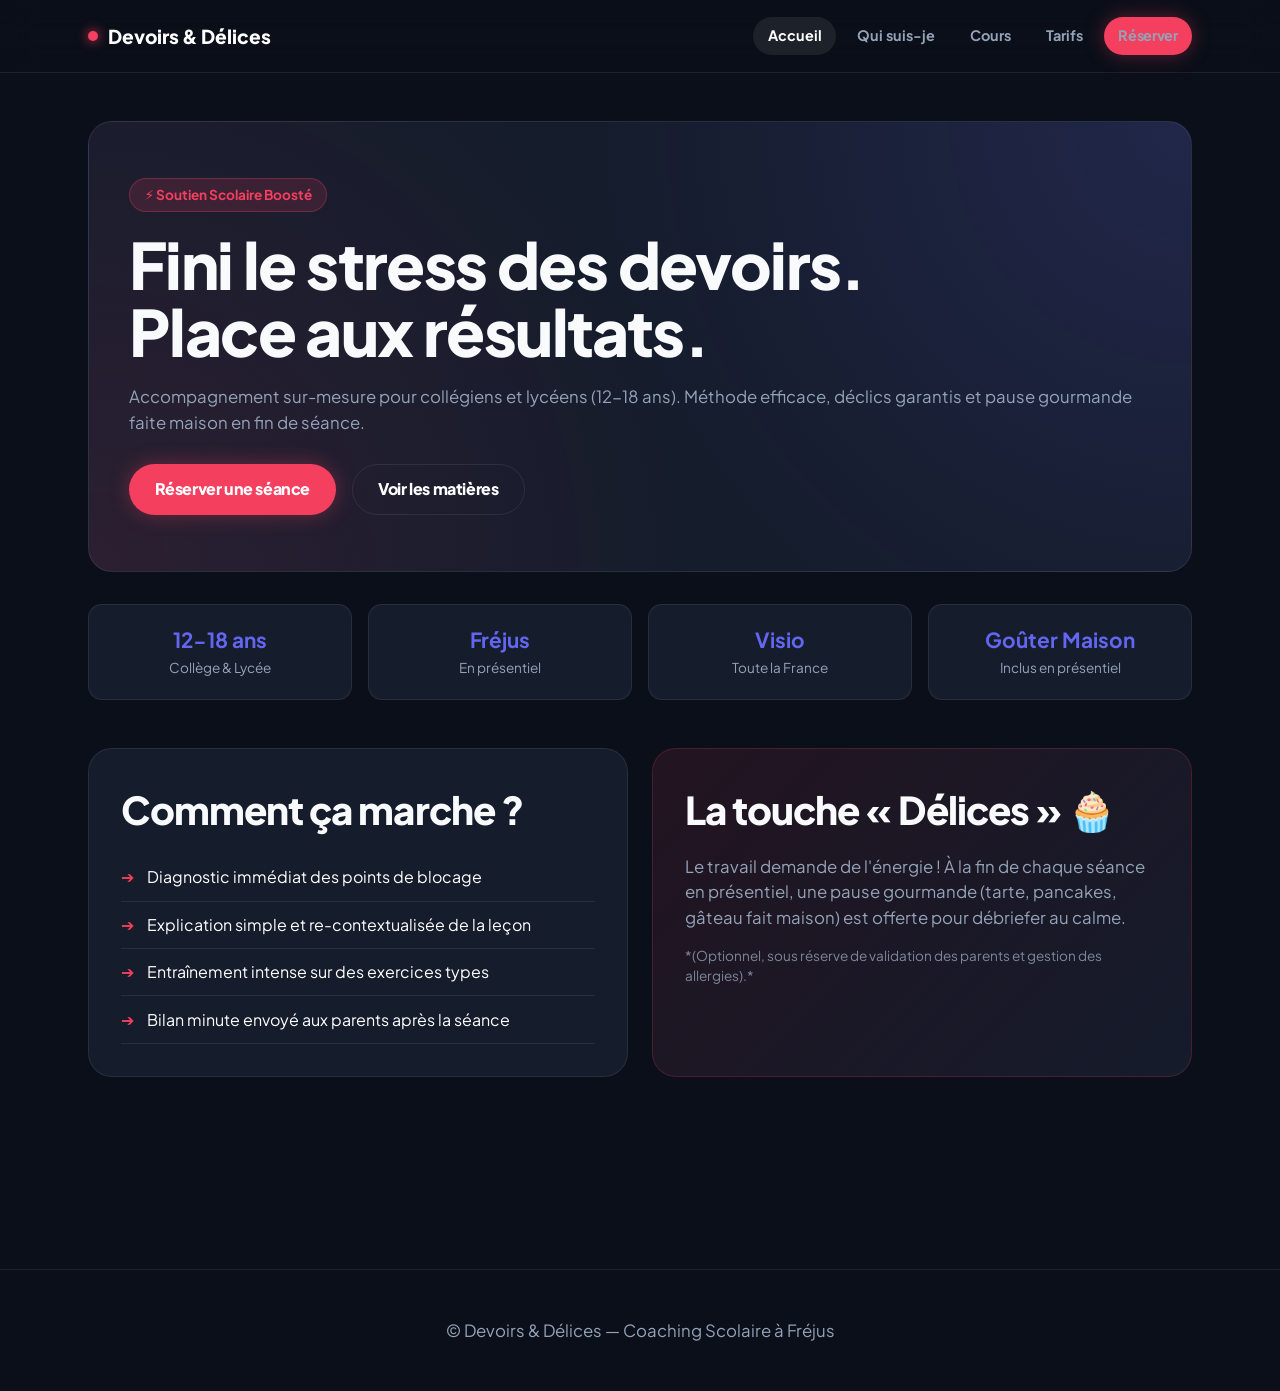
<file: index.html>
<!DOCTYPE html>
<html lang="fr">
<head>
<meta charset="utf-8">
<meta name="viewport" content="width=device-width, initial-scale=1">
<title>Devoirs &amp; Délices — Coaching scolaire &amp; Gourmandise à Fréjus</title>
<meta name="description" content="Soutien scolaire dynamique pour les 12-18 ans à Fréjus ou en visio. Résultats, méthode et pause gourmande.">
<link rel="preconnect" href="https://fonts.googleapis.com">
<link rel="preconnect" href="https://fonts.gstatic.com" crossorigin>
<link href="https://fonts.googleapis.com/css2?family=Plus+Jakarta+Sans:wght@500;700;800&display=swap" rel="stylesheet">
<style>
:root {
  --bg-main: #0B0F19;
  --bg-card: #151C2C;
  --bg-card-hover: #1E293B;
  --primary: #6366F1;
  --primary-glow: rgba(99, 102, 241, 0.35);
  --accent: #F43F5E;
  --accent-glow: rgba(244, 63, 94, 0.35);
  --text-main: #F8FAFC;
  --text-muted: #94A3B8;
  --border: rgba(255, 255, 255, 0.08);
  --border-active: rgba(99, 102, 241, 0.5);
  --radius-lg: 24px;
  --radius-md: 14px;
}

* { box-sizing: border-box; margin: 0; padding: 0; }
html { scroll-behavior: smooth; }
body {
  background-color: var(--bg-main);
  color: var(--text-main);
  font-family: 'Plus Jakarta Sans', system-ui, sans-serif;
  line-height: 1.5;
  -webkit-font-smoothing: antialiased;
}

h1, h2, h3, .btn { font-weight: 800; letter-spacing: -0.025em; }

h1 { font-size: clamp(2.3rem, 6vw, 4rem); line-height: 1.05; margin-bottom: 1.2rem; }
h2 { font-size: clamp(1.6rem, 4vw, 2.4rem); margin-bottom: 1rem; }
h3 { font-size: 1.2rem; }
p { color: var(--text-muted); font-size: 1.05rem; }

.container { max-width: 72rem; margin: 0 auto; padding: 0 1.5rem; }

/* Navigation */
.header {
  position: sticky; top: 0; z-index: 100;
  background: rgba(11, 15, 25, 0.8);
  backdrop-filter: blur(16px);
  border-bottom: 1px solid var(--border);
}
.header .container {
  display: flex; align-items: center; justify-content: space-between;
  height: 72px;
}
.brand {
  text-decoration: none; color: #fff; font-size: 1.2rem; font-weight: 800;
  display: flex; align-items: center; gap: 0.6rem;
}
.brand-dot { width: 10px; height: 10px; background: var(--accent); border-radius: 50%; box-shadow: 0 0 12px var(--accent); }

.nav { display: flex; gap: 0.4rem; align-items: center; }
.nav a {
  text-decoration: none; color: var(--text-muted); font-weight: 700; font-size: 0.9rem;
  padding: 0.5rem 0.9rem; border-radius: 999px; transition: all 0.2s ease;
}
.nav a:hover, .nav a[aria-current="page"] { color: #fff; background: rgba(255, 255, 255, 0.08); }

/* Boutons d'action */
.btn {
  display: inline-flex; align-items: center; justify-content: center;
  background: var(--primary); color: #fff; text-decoration: none;
  padding: 0.8rem 1.6rem; border-radius: 999px; transition: all 0.25s ease;
  box-shadow: 0 0 20px var(--primary-glow); border: none; cursor: pointer;
}
.btn:hover { transform: translateY(-2px) scale(1.02); box-shadow: 0 0 30px var(--primary-glow); }
.btn-accent { background: var(--accent); box-shadow: 0 0 20px var(--accent-glow); }
.btn-accent:hover { box-shadow: 0 0 30px var(--accent-glow); }
.btn-ghost { background: transparent; border: 1px solid var(--border); color: #fff; box-shadow: none; }
.btn-ghost:hover { background: rgba(255,255,255,0.05); border-color: rgba(255,255,255,0.2); }

/* Switcher de Page */
.page { display: none; padding: 3rem 0 5rem; animation: popIn 0.25s cubic-bezier(0.16, 1, 0.3, 1); }
.page.active { display: block; }
@keyframes popIn { from { opacity: 0; transform: scale(0.98) translateY(10px); } to { opacity: 1; transform: scale(1) translateY(0); } }

/* Hero Section */
.hero {
  background: radial-gradient(circle at top right, rgba(99, 102, 241, 0.15), transparent 50%),
              radial-gradient(circle at bottom left, rgba(244, 63, 94, 0.1), transparent 50%),
              var(--bg-card);
  border: 1px solid var(--border); border-radius: var(--radius-lg);
  padding: 3.5rem 2.5rem; margin-bottom: 2rem; position: relative; overflow: hidden;
}
.badge-tag {
  display: inline-flex; align-items: center; gap: 0.5rem;
  background: rgba(244, 63, 94, 0.15); color: var(--accent);
  border: 1px solid rgba(244, 63, 94, 0.3); font-size: 0.85rem; font-weight: 700;
  padding: 0.35rem 0.9rem; border-radius: 999px; margin-bottom: 1.2rem;
}

/* Grilles & Cartes */
.grid-reperes { display: grid; grid-template-columns: repeat(auto-fit, minmax(180px, 1fr)); gap: 1rem; margin-bottom: 3rem; }
.card-repere { background: var(--bg-card); border: 1px solid var(--border); padding: 1.2rem; border-radius: var(--radius-md); text-align: center; }
.card-repere strong { display: block; font-size: 1.3rem; color: var(--primary); }
.card-repere span { font-size: 0.85rem; color: var(--text-muted); }

.grid-2 { display: grid; grid-template-columns: repeat(auto-fit, minmax(320px, 1fr)); gap: 1.5rem; margin-bottom: 3rem; }
.card {
  background: var(--bg-card); border: 1px solid var(--border);
  border-radius: var(--radius-lg); padding: 2rem; transition: all 0.25s ease;
}
.card:hover { border-color: var(--border-active); transform: translateY(-4px); }

.card-accent { background: linear-gradient(135deg, rgba(244,63,94,0.1) 0%, var(--bg-card) 100%); border-color: rgba(244,63,94,0.2); }

/* Listes custom */
.vif-list { list-style: none; }
.vif-list li { padding: 0.7rem 0; border-bottom: 1px solid var(--border); display: flex; gap: 0.8rem; align-items: center; color: #fff; }
.vif-list li::before { content: "➔"; color: var(--accent); font-weight: 800; }

/* Tags Matières */
.tags { display: flex; flex-wrap: wrap; gap: 0.5rem; margin-top: 1rem; }
.tag { background: rgba(255,255,255,0.05); border: 1px solid var(--border); color: #fff; padding: 0.4rem 0.9rem; border-radius: 999px; font-weight: 700; font-size: 0.85rem; }

/* Pricing */
.pricing-grid { display: grid; grid-template-columns: repeat(auto-fit, minmax(230px, 1fr)); gap: 1.2rem; margin-bottom: 2rem; }
.price-card { background: var(--bg-card); border: 1px solid var(--border); border-radius: var(--radius-lg); padding: 2rem 1.5rem; text-align: center; position: relative; display: flex; flex-direction: column; justify-content: space-between; }
.price-card.featured { border-color: var(--primary); box-shadow: 0 0 25px var(--primary-glow); background: linear-gradient(180deg, rgba(99,102,241,0.1) 0%, var(--bg-card) 100%); }
.pop-badge { position: absolute; top: -12px; left: 50%; transform: translateX(-50%); background: var(--primary); color: #fff; font-size: 0.75rem; font-weight: 800; padding: 0.2rem 0.8rem; border-radius: 999px; white-space: nowrap; }
.price { font-size: 2.5rem; font-weight: 800; color: #fff; margin: 0.8rem 0; }
.price span { font-size: 0.85rem; color: var(--text-muted); font-weight: 500; }

/* Accordion */
details { background: var(--bg-card); border: 1px solid var(--border); border-radius: var(--radius-md); padding: 1rem; margin-bottom: 0.6rem; }
summary { font-weight: 700; cursor: pointer; color: #fff; }
details p { margin-top: 0.6rem; font-size: 0.95rem; }

/* Footer */
.footer { border-top: 1px solid var(--border); padding: 3rem 0; margin-top: 4rem; text-align: center; color: var(--text-muted); }
</style>
</head>
<body>

<header class="header">
  <div class="container">
    <a class="brand" href="#accueil" data-lien="accueil">
      <span class="brand-dot"></span> Devoirs &amp; Délices
    </a>
    <nav class="nav">
      <a href="#accueil" data-lien="accueil">Accueil</a>
      <a href="#qui" data-lien="qui">Qui suis-je</a>
      <a href="#cours" data-lien="cours">Cours</a>
      <a href="#tarifs" data-lien="tarifs">Tarifs</a>
      <a href="#contact" class="btn btn-accent" data-lien="contact">Réserver</a>
    </nav>
  </div>
</header>

<main class="container">

<!-- 1. ACCUEIL -->
<section class="page active" id="accueil">
  <div class="hero">
    <span class="badge-tag">⚡ Soutien Scolaire Boosté</span>
    <h1>Fini le stress des devoirs.<br>Place aux résultats.</h1>
    <p>Accompagnement sur-mesure pour collégiens et lycéens (12-18 ans). Méthode efficace, déclics garantis et pause gourmande faite maison en fin de séance.</p>
    <div style="display:flex; gap:1rem; margin-top:1.8rem; flex-wrap:wrap;">
      <a href="#contact" class="btn btn-accent" data-lien="contact">Réserver une séance</a>
      <a href="#cours" class="btn btn-ghost" data-lien="cours">Voir les matières</a>
    </div>
  </div>

  <div class="grid-reperes">
    <div class="card-repere"><strong>12-18 ans</strong><span>Collège &amp; Lycée</span></div>
    <div class="card-repere"><strong>Fréjus</strong><span>En présentiel</span></div>
    <div class="card-repere"><strong>Visio</strong><span>Toute la France</span></div>
    <div class="card-repere"><strong>Goûter Maison</strong><span>Inclus en présentiel</span></div>
  </div>

  <div class="grid-2">
    <div class="card">
      <h2>Comment ça marche ?</h2>
      <ul class="vif-list">
        <li>Diagnostic immédiat des points de blocage</li>
        <li>Explication simple et re-contextualisée de la leçon</li>
        <li>Entraînement intense sur des exercices types</li>
        <li>Bilan minute envoyé aux parents après la séance</li>
      </ul>
    </div>
    <div class="card card-accent">
      <h2>La touche « Délices » 🧁</h2>
      <p>Le travail demande de l'énergie ! À la fin de chaque séance en présentiel, une pause gourmande (tarte, pancakes, gâteau fait maison) est offerte pour débriefer au calme.</p>
      <p style="margin-top:1rem; font-size:0.85rem; opacity:0.8;">*(Optionnel, sous réserve de validation des parents et gestion des allergies).*</p>
    </div>
  </div>
</section>

<!-- 2. QUI SUIS-JE -->
<section class="page" id="qui">
  <h1>Qui suis-je ?</h1>
  <div class="grid-2">
    <div class="card">
      <h2 style="color:var(--primary);">Raphaël, 17 ans</h2>
      <p>Élève en Terminale STI2D au lycée Albert Camus à Fréjus. Proche des élèves, je connais exactement leurs réalités, leurs doutes et le fonctionnement exact des programmes actuels.</p>
      <p style="margin-top:1rem;">Pas de longs discours théoriques : on va droit au but avec des explications concrètes entre jeunes.</p>
    </div>
    <div class="card">
      <h2>Garanties &amp; Sécurité</h2>
      <ul class="vif-list">
        <li>Séances sur mesure (Individuel ou groupe de 4 max)</li>
        <li>Validation et accord parental systématiques</li>
        <li>Paiements et échanges réservés aux parents</li>
      </ul>
    </div>
  </div>
</section>

<!-- 3. COURS -->
<section class="page" id="cours">
  <h1>Cours &amp; Matières</h1>
  <div class="grid-2" style="margin-top:1.5rem;">
    <div class="card">
      <h2>Collège</h2>
      <div class="tags">
        <span class="tag">Maths</span><span class="tag">Français</span>
        <span class="tag">Anglais</span><span class="tag">Histoire-Géo</span>
        <span class="tag">SVT</span><span class="tag">Physique-Chimie</span>
      </div>
    </div>
    <div class="card">
      <h2>Lycée</h2>
      <div class="tags">
        <span class="tag">Maths</span><span class="tag">Français</span>
        <span class="tag">Anglais</span><span class="tag">SES</span>
        <span class="tag">SVT</span><span class="tag">Physique-Chimie</span>
      </div>
    </div>
  </div>
</section>

<!-- 4. TARIFS -->
<section class="page" id="tarifs">
  <h1>Tarifs &amp; Formules</h1>
  <p style="margin-bottom:2rem;">Des offres claires et sans frais d'inscription.</p>

  <h2 style="font-size:1.4rem; margin-bottom:1rem; color:var(--primary);">1. Cours Individuels (1-à-1)</h2>
  <div class="pricing-grid">
    <div class="price-card">
      <h3>Visio Individuelle</h3>
      <div class="price">15€ <span>/ 1h</span></div>
      <p>Accompagnement 100% sur mesure à distance.</p>
    </div>
    <div class="price-card featured">
      <span class="pop-badge">PRÉSENTIEL</span>
      <h3>Présentiel Fréjus</h3>
      <div class="price">20€ <span>/ 1h</span></div>
      <p>Suivi complet avec bilan et goûter maison inclus.</p>
    </div>
  </div>

  <h2 style="font-size:1.4rem; margin-top:2.5rem; margin-bottom:1rem; color:var(--accent);">2. Séances en Petit Groupe (3 à 4 élèves)</h2>
  <div class="pricing-grid">
    <div class="price-card">
      <h3>Groupe — Express</h3>
      <div class="price">8€ <span>/ élève (30 min)</span></div>
      <p>Format court idéal pour débloquer un point précis ou vérifier un devoir.</p>
    </div>
    <div class="price-card featured">
      <span class="pop-badge">GROUPE POPULAIRE</span>
      <h3>Groupe — Standard</h3>
      <div class="price">12€ <span>/ élève (1h)</span></div>
      <p>Travail guidé en petit groupe + goûter maison inclus.</p>
    </div>
  </div>

  <div class="card" style="margin-top:2rem;">
    <h2>Foire aux questions</h2>
    <details><summary>Comment s'organisent les cours en groupe ?</summary><p>Les groupes sont composés de 3 à 4 élèves maximum. Vous pouvez venir directement avec des camarades ou rejoindre un groupe existant.</p></details>
    <details><summary>À qui s'adressent les cours ?</summary><p>Aux élèves du collège au lycée (12 à 18 ans, de la 6ème à la Terminale).</p></details>
    <details><summary>Comment réserver une séance ?</summary><p>La réservation s'effectue directement par le parent par e-mail ou téléphone.</p></details>
  </div>
</section>

<!-- 5. CONTACT -->
<section class="page" id="contact">
  <h1>Prêt à démarrer ?</h1>
  <p style="margin-bottom:2rem;">Contact réservé aux parents / responsables légaux.</p>

  <div class="grid-2">
    <div class="card">
      <h2>Contact direct</h2>
      <p style="margin-bottom:1.5rem;">Réponse rapide sous 24 à 48h.</p>
      <a href="mailto:raphaelmaury83600@gmail.com" class="btn btn-accent" style="width:100%; margin-bottom:1rem;">✉️ Par E-mail</a>
      <a href="tel:+33650021565" class="btn btn-ghost" style="width:100%;">📞 06 50 02 15 65</a>
    </div>
    <div class="card">
      <h2>Informations utiles</h2>
      <ul class="vif-list">
        <li>Prénom &amp; classe de l'élève</li>
        <li>Matière(s) ciblée(s)</li>
        <li>Format souhaité (Individuel, Groupe, Fréjus ou Visio)</li>
      </ul>
    </div>
  </div>
</section>

</main>

<footer class="footer">
  <p>© Devoirs &amp; Délices — Coaching Scolaire à Fréjus</p>
</footer>

<script>
(function(){
  var pages = document.querySelectorAll('.page');
  var liens = document.querySelectorAll('a[data-lien]');

  function afficher(id){
    var cible = document.getElementById(id) ? id : 'accueil';
    pages.forEach(p => p.classList.toggle('active', p.id === cible));
    liens.forEach(a => {
      if(a.getAttribute('data-lien') === cible) { a.setAttribute('aria-current', 'page'); }
      else { a.removeAttribute('aria-current'); }
    });
    window.scrollTo({top: 0, behavior: 'smooth'});
  }

  liens.forEach(a => {
    a.addEventListener('click', function(e){
      e.preventDefault();
      var id = a.getAttribute('data-lien');
      history.pushState(null, '', '#' + id);
      afficher(id);
    });
  });

  window.addEventListener('popstate', () => afficher(location.hash.replace('#','') || 'accueil'));
  afficher(location.hash.replace('#','') || 'accueil');
})();
</script>
</body>
</html>
</file>
